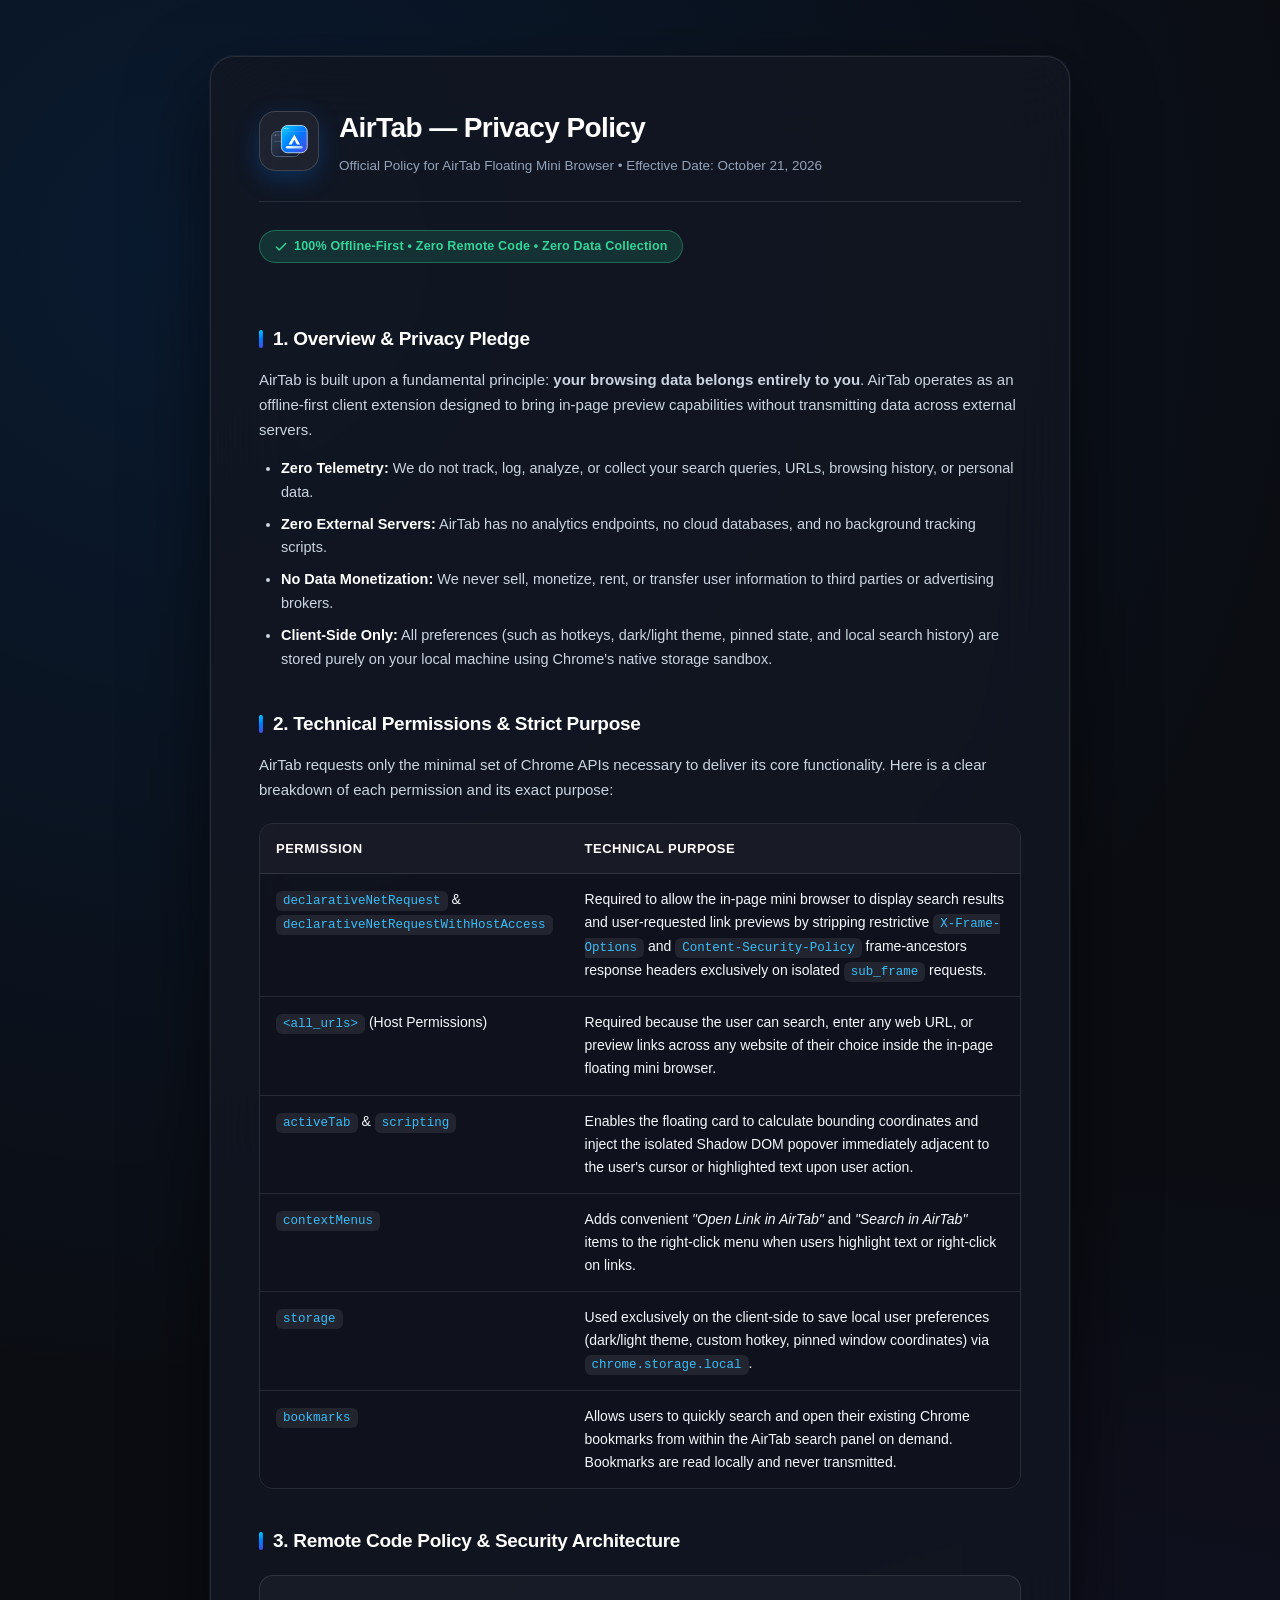
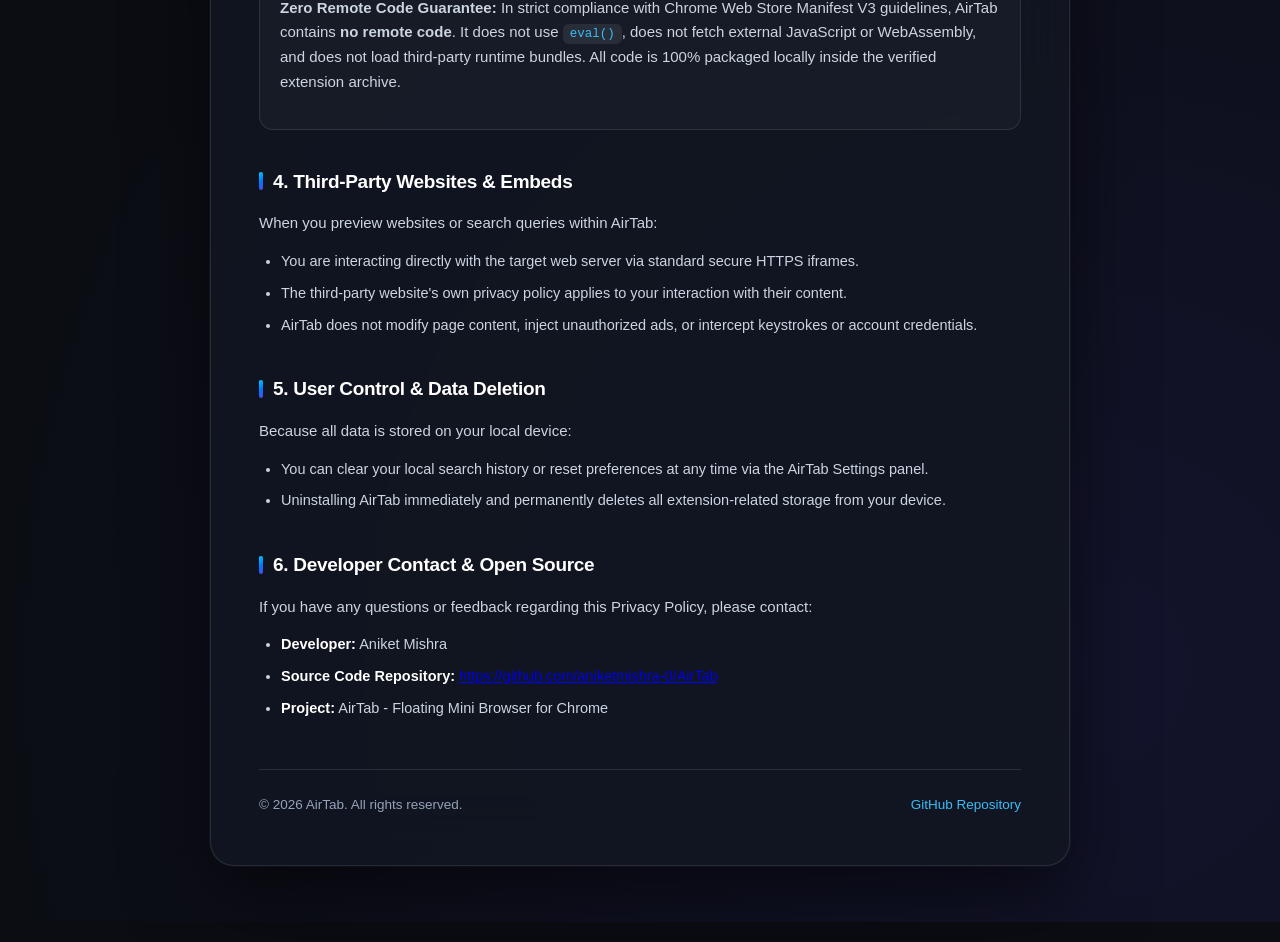
<file: index.html>
<!DOCTYPE html>
<html lang="en">
<head>
  <meta charset="UTF-8" />
  <meta name="viewport" content="width=device-width, initial-scale=1.0" />
  <title>Privacy Policy - AirTab Floating Mini Browser</title>
  <style>
    :root {
      --bg: #0b0d13;
      --card-bg: rgba(18, 22, 34, 0.88);
      --text-main: #f5f7fc;
      --text-secondary: #94a3b8;
      --border: rgba(255, 255, 255, 0.1);
      --accent: #007aff;
      --accent-gradient: linear-gradient(135deg, #00d2ff, #007aff, #4f46e5);
      --green-badge: rgba(52, 211, 153, 0.15);
      --green-text: #34d399;
      --green-border: rgba(52, 211, 153, 0.35);
    }
    * {
      box-sizing: border-box;
      margin: 0;
      padding: 0;
    }
    body {
      background: var(--bg);
      background-image: 
        radial-gradient(circle at 15% 10%, rgba(0, 122, 255, 0.12) 0%, transparent 45%),
        radial-gradient(circle at 85% 90%, rgba(79, 70, 229, 0.12) 0%, transparent 45%);
      color: var(--text-main);
      font-family: -apple-system, BlinkMacSystemFont, "SF Pro Display", "SF Pro Text", "Segoe UI", Roboto, Helvetica, sans-serif;
      line-height: 1.65;
      padding: 56px 20px;
      display: flex;
      justify-content: center;
      -webkit-font-smoothing: antialiased;
    }
    .wrapper {
      max-width: 860px;
      width: 100%;
      background: var(--card-bg);
      backdrop-filter: blur(40px);
      -webkit-backdrop-filter: blur(40px);
      border: 1px solid var(--border);
      border-radius: 24px;
      padding: 48px;
      box-shadow: 0 32px 80px rgba(0, 0, 0, 0.55), 0 0 0 1px rgba(255, 255, 255, 0.05);
    }
    .brand-header {
      display: flex;
      align-items: center;
      gap: 20px;
      margin-bottom: 28px;
      padding-bottom: 24px;
      border-bottom: 1px solid var(--border);
    }
    .logo-container {
      width: 60px;
      height: 60px;
      border-radius: 16px;
      background: rgba(255, 255, 255, 0.06);
      display: flex;
      align-items: center;
      justify-content: center;
      border: 1px solid rgba(255, 255, 255, 0.15);
      box-shadow: 0 8px 24px rgba(0, 122, 255, 0.25);
      flex-shrink: 0;
    }
    .logo-container svg {
      width: 44px;
      height: 44px;
    }
    .title-area h1 {
      font-size: 28px;
      font-weight: 750;
      letter-spacing: -0.6px;
      color: #ffffff;
    }
    .title-area .sub {
      font-size: 13.5px;
      color: var(--text-secondary);
      margin-top: 4px;
    }
    .pill-badge {
      display: inline-flex;
      align-items: center;
      gap: 6px;
      background: var(--green-badge);
      color: var(--green-text);
      border: 1px solid var(--green-border);
      padding: 5px 14px;
      border-radius: 20px;
      font-size: 12.5px;
      font-weight: 600;
      margin-bottom: 24px;
      letter-spacing: 0.2px;
    }
    h2 {
      font-size: 19px;
      font-weight: 650;
      margin: 36px 0 14px;
      color: #ffffff;
      display: flex;
      align-items: center;
      gap: 10px;
      letter-spacing: -0.3px;
    }
    h2::before {
      content: "";
      display: inline-block;
      width: 4px;
      height: 18px;
      background: var(--accent-gradient);
      border-radius: 2px;
    }
    p {
      font-size: 15px;
      color: #cbd5e1;
      margin-bottom: 14px;
    }
    ul {
      padding-left: 22px;
      margin-bottom: 16px;
    }
    li {
      font-size: 14.5px;
      color: #cbd5e1;
      margin-bottom: 8px;
    }
    li strong {
      color: #ffffff;
    }
    .table-container {
      overflow-x: auto;
      margin: 20px 0 28px;
      border-radius: 14px;
      border: 1px solid var(--border);
    }
    table {
      width: 100%;
      border-collapse: collapse;
      font-size: 14px;
      background: rgba(15, 18, 28, 0.6);
    }
    th, td {
      padding: 14px 16px;
      text-align: left;
      vertical-align: top;
      border-bottom: 1px solid var(--border);
    }
    th {
      background: rgba(255, 255, 255, 0.04);
      color: #ffffff;
      font-weight: 650;
      font-size: 13px;
      text-transform: uppercase;
      letter-spacing: 0.5px;
    }
    tr:last-child td {
      border-bottom: none;
    }
    code {
      background: rgba(255, 255, 255, 0.08);
      padding: 3px 7px;
      border-radius: 6px;
      font-size: 12.5px;
      color: #38bdf8;
      font-family: ui-monospace, SFMono-Regular, Menlo, Monaco, Consolas, monospace;
    }
    .card-box {
      background: rgba(255, 255, 255, 0.03);
      border: 1px solid var(--border);
      border-radius: 14px;
      padding: 20px;
      margin: 18px 0;
    }
    .footer {
      margin-top: 48px;
      padding-top: 24px;
      border-top: 1px solid var(--border);
      font-size: 13.5px;
      color: var(--text-secondary);
      display: flex;
      justify-content: space-between;
      align-items: center;
      flex-wrap: wrap;
      gap: 12px;
    }
    .footer a {
      color: #38bdf8;
      text-decoration: none;
      transition: color 0.2s;
    }
    .footer a:hover {
      text-decoration: underline;
    }
    @media (max-width: 600px) {
      .wrapper {
        padding: 26px 20px;
      }
      .brand-header {
        flex-direction: column;
        align-items: flex-start;
      }
    }
  </style>
</head>
<body>
  <div class="wrapper">
    <header class="brand-header">
      <div class="logo-container">
        <svg viewBox="6 10 116 106">
          <defs>
            <linearGradient id="backGrad" x1="0%" y1="0%" x2="100%" y2="100%">
              <stop offset="0%" stop-color="#334155"/>
              <stop offset="100%" stop-color="#0f172a"/>
            </linearGradient>
            <linearGradient id="frontGrad" x1="0%" y1="0%" x2="100%" y2="100%">
              <stop offset="0%" stop-color="#00d2ff"/>
              <stop offset="50%" stop-color="#007aff"/>
              <stop offset="100%" stop-color="#4f46e5"/>
            </linearGradient>
            <linearGradient id="accGrad" x1="0%" y1="0%" x2="100%" y2="0%">
              <stop offset="0%" stop-color="#ffffff"/>
              <stop offset="100%" stop-color="#93c5fd"/>
            </linearGradient>
          </defs>
          <g>
            <rect x="18" y="38" width="74" height="66" rx="14" fill="url(#backGrad)" stroke="#64748b" stroke-width="2"/>
            <circle cx="28" cy="48" r="2.5" fill="#64748b"/>
            <circle cx="36" cy="48" r="2.5" fill="#475569"/>
            <line x1="26" y1="64" x2="48" y2="64" stroke="#475569" stroke-width="2.5" stroke-linecap="round"/>
            <rect x="44" y="22" width="68" height="72" rx="16" fill="url(#frontGrad)" stroke="#e0f2fe" stroke-width="2"/>
            <path d="M 44 38 L 112 38" stroke="#93c5fd" stroke-width="1.5" stroke-opacity="0.4"/>
            <circle cx="54" cy="30" r="2" fill="#ffffff" opacity="0.9"/>
            <circle cx="61" cy="30" r="2" fill="#ffffff" opacity="0.6"/>
            <path d="M 78 46 L 93 72 L 85 72 L 78 59 L 71 72 L 63 72 Z" fill="#ffffff"/>
            <rect x="56" y="76" width="44" height="7" rx="3.5" fill="url(#accGrad)"/>
          </g>
        </svg>
      </div>
      <div class="title-area">
        <h1>AirTab — Privacy Policy</h1>
        <div class="sub">Official Policy for AirTab Floating Mini Browser • Effective Date: October 21, 2026</div>
      </div>
    </header>

    <div class="pill-badge">
      <svg width="14" height="14" viewBox="0 0 24 24" fill="none" stroke="currentColor" stroke-width="2.5" stroke-linecap="round" stroke-linejoin="round"><path d="M20 6L9 17l-5-5"/></svg>
      100% Offline-First • Zero Remote Code • Zero Data Collection
    </div>

    <h2>1. Overview &amp; Privacy Pledge</h2>
    <p>AirTab is built upon a fundamental principle: <strong>your browsing data belongs entirely to you</strong>. AirTab operates as an offline-first client extension designed to bring in-page preview capabilities without transmitting data across external servers.</p>
    <ul>
      <li><strong>Zero Telemetry:</strong> We do not track, log, analyze, or collect your search queries, URLs, browsing history, or personal data.</li>
      <li><strong>Zero External Servers:</strong> AirTab has no analytics endpoints, no cloud databases, and no background tracking scripts.</li>
      <li><strong>No Data Monetization:</strong> We never sell, monetize, rent, or transfer user information to third parties or advertising brokers.</li>
      <li><strong>Client-Side Only:</strong> All preferences (such as hotkeys, dark/light theme, pinned state, and local search history) are stored purely on your local machine using Chrome's native storage sandbox.</li>
    </ul>

    <h2>2. Technical Permissions &amp; Strict Purpose</h2>
    <p>AirTab requests only the minimal set of Chrome APIs necessary to deliver its core functionality. Here is a clear breakdown of each permission and its exact purpose:</p>

    <div class="table-container">
      <table>
        <thead>
          <tr>
            <th style="width: 32%;">Permission</th>
            <th>Technical Purpose</th>
          </tr>
        </thead>
        <tbody>
          <tr>
            <td><code>declarativeNetRequest</code> &amp; <code>declarativeNetRequestWithHostAccess</code></td>
            <td>Required to allow the in-page mini browser to display search results and user-requested link previews by stripping restrictive <code>X-Frame-Options</code> and <code>Content-Security-Policy</code> frame-ancestors response headers exclusively on isolated <code>sub_frame</code> requests.</td>
          </tr>
          <tr>
            <td><code>&lt;all_urls&gt;</code> (Host Permissions)</td>
            <td>Required because the user can search, enter any web URL, or preview links across any website of their choice inside the in-page floating mini browser.</td>
          </tr>
          <tr>
            <td><code>activeTab</code> &amp; <code>scripting</code></td>
            <td>Enables the floating card to calculate bounding coordinates and inject the isolated Shadow DOM popover immediately adjacent to the user's cursor or highlighted text upon user action.</td>
          </tr>
          <tr>
            <td><code>contextMenus</code></td>
            <td>Adds convenient <em>"Open Link in AirTab"</em> and <em>"Search in AirTab"</em> items to the right-click menu when users highlight text or right-click on links.</td>
          </tr>
          <tr>
            <td><code>storage</code></td>
            <td>Used exclusively on the client-side to save local user preferences (dark/light theme, custom hotkey, pinned window coordinates) via <code>chrome.storage.local</code>.</td>
          </tr>
          <tr>
            <td><code>bookmarks</code></td>
            <td>Allows users to quickly search and open their existing Chrome bookmarks from within the AirTab search panel on demand. Bookmarks are read locally and never transmitted.</td>
          </tr>
        </tbody>
      </table>
    </div>

    <h2>3. Remote Code Policy &amp; Security Architecture</h2>
    <div class="card-box">
      <p><strong>Zero Remote Code Guarantee:</strong> In strict compliance with Chrome Web Store Manifest V3 guidelines, AirTab contains <strong>no remote code</strong>. It does not use <code>eval()</code>, does not fetch external JavaScript or WebAssembly, and does not load third-party runtime bundles. All code is 100% packaged locally inside the verified extension archive.</p>
    </div>

    <h2>4. Third-Party Websites &amp; Embeds</h2>
    <p>When you preview websites or search queries within AirTab:</p>
    <ul>
      <li>You are interacting directly with the target web server via standard secure HTTPS iframes.</li>
      <li>The third-party website's own privacy policy applies to your interaction with their content.</li>
      <li>AirTab does not modify page content, inject unauthorized ads, or intercept keystrokes or account credentials.</li>
    </ul>

    <h2>5. User Control &amp; Data Deletion</h2>
    <p>Because all data is stored on your local device:</p>
    <ul>
      <li>You can clear your local search history or reset preferences at any time via the AirTab Settings panel.</li>
      <li>Uninstalling AirTab immediately and permanently deletes all extension-related storage from your device.</li>
    </ul>

    <h2>6. Developer Contact &amp; Open Source</h2>
    <p>If you have any questions or feedback regarding this Privacy Policy, please contact:</p>
    <ul>
      <li><strong>Developer:</strong> Aniket Mishra</li>
      <li><strong>Source Code Repository:</strong> <a href="https://github.com/aniketmishra-0/AirTab" target="_blank" rel="noopener noreferrer">https://github.com/aniketmishra-0/AirTab</a></li>
      <li><strong>Project:</strong> AirTab - Floating Mini Browser for Chrome</li>
    </ul>

    <footer class="footer">
      <div>&copy; 2026 AirTab. All rights reserved.</div>
      <div><a href="https://github.com/aniketmishra-0/AirTab" target="_blank" rel="noopener noreferrer">GitHub Repository</a></div>
    </footer>
  </div>
</body>
</html>
</file>
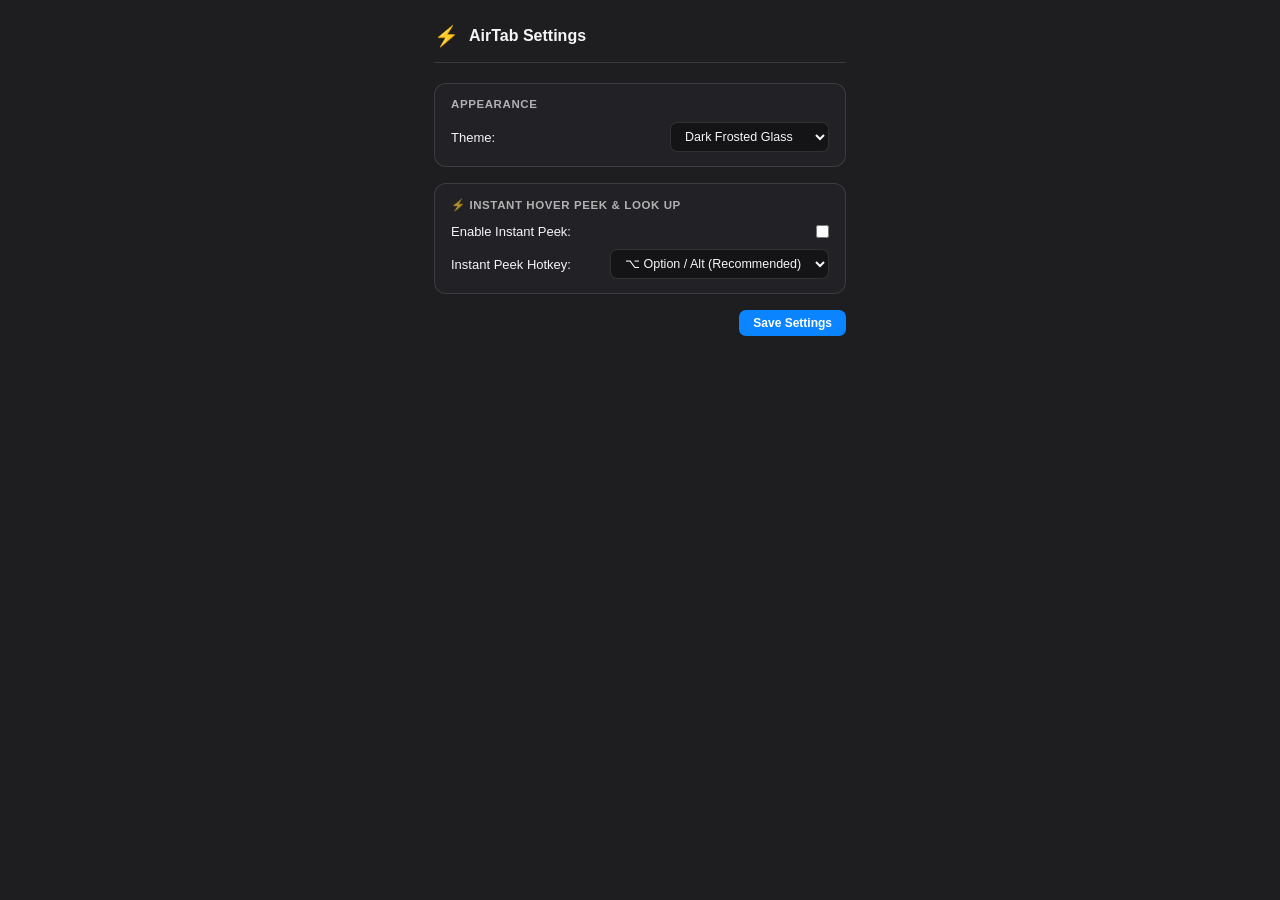
<file: options.html>
<!DOCTYPE html>
<html lang="en">
<head>
  <meta charset="UTF-8">
  <title>AirTab Settings</title>
  <style>
    :root {
      --bg: #1e1e20;
      --card-bg: rgba(36, 36, 40, 0.85);
      --border: rgba(255, 255, 255, 0.12);
      --text: #f5f5f7;
      --text-muted: rgba(255, 255, 255, 0.65);
      --accent: #0a84ff;
      --accent-hover: #0071e3;
      --surface: rgba(255, 255, 255, 0.06);
    }
    * { box-sizing: border-box; margin: 0; padding: 0; }
    body {
      font-family: -apple-system, BlinkMacSystemFont, "SF Pro Text", "Segoe UI", Roboto, Helvetica, Arial, sans-serif;
      background: var(--bg);
      color: var(--text);
      padding: 24px;
      width: 460px;
      margin: 0 auto;
      -webkit-font-smoothing: antialiased;
    }
    .header {
      display: flex;
      align-items: center;
      gap: 10px;
      margin-bottom: 20px;
      padding-bottom: 14px;
      border-bottom: 1px solid var(--border);
    }
    .header h1 {
      font-size: 16px;
      font-weight: 600;
    }
    .section {
      background: var(--card-bg);
      border: 1px solid var(--border);
      border-radius: 12px;
      padding: 14px 16px;
      margin-bottom: 16px;
    }
    .section-title {
      font-size: 11.5px;
      font-weight: 650;
      text-transform: uppercase;
      letter-spacing: 0.6px;
      color: var(--text-muted);
      margin-bottom: 12px;
    }
    .row {
      display: flex;
      align-items: center;
      justify-content: space-between;
      margin-bottom: 10px;
      font-size: 13px;
    }
    .row:last-child { margin-bottom: 0; }
    input[type="text"], select {
      background: rgba(0, 0, 0, 0.4);
      border: 1px solid var(--border);
      border-radius: 7px;
      padding: 6px 10px;
      color: var(--text);
      font-size: 12.5px;
      outline: none;
    }
    input[type="text"]:focus, select:focus {
      border-color: var(--accent);
    }
    .engine-list {
      display: flex;
      flex-direction: column;
      gap: 6px;
      margin-bottom: 12px;
      max-height: 180px;
      overflow-y: auto;
    }
    .engine-item {
      display: flex;
      align-items: center;
      justify-content: space-between;
      background: var(--surface);
      padding: 6px 10px;
      border-radius: 6px;
      font-size: 12.5px;
    }
    .btn {
      background: var(--accent);
      color: #fff;
      border: none;
      border-radius: 7px;
      padding: 6px 14px;
      font-size: 12px;
      font-weight: 550;
      cursor: pointer;
    }
    .btn:hover { background: var(--accent-hover); }
    .btn-secondary {
      background: var(--surface);
      border: 1px solid var(--border);
      color: var(--text);
    }
    .btn-secondary:hover { background: rgba(255, 255, 255, 0.12); }
    .status-toast {
      font-size: 12px;
      color: #30d158;
      text-align: center;
      margin-top: 10px;
      min-height: 16px;
    }
  </style>
</head>
<body>
  <div class="header">
    <span style="font-size: 20px;">⚡</span>
    <h1>AirTab Settings</h1>
  </div>

  <!-- Appearance -->
  <div class="section">
    <div class="section-title">Appearance</div>
    <div class="row">
      <span>Theme:</span>
      <select id="theme">
        <option value="dark">Dark Frosted Glass</option>
        <option value="light">Light Frosted Glass</option>
        <option value="auto">Auto (Match System)</option>
      </select>
    </div>
  </div>

  <!-- Link Peek (Arc Style) -->
  <div class="section">
    <div class="section-title">⚡ Instant Hover Peek & Look Up</div>
    <div class="row">
      <span>Enable Instant Peek:</span>
      <input type="checkbox" id="linkPeekEnabled" />
    </div>
    <div class="row" style="margin-top: 10px;">
      <span>Instant Peek Hotkey:</span>
      <select id="peekHotkey">
        <option value="Alt">⌥ Option / Alt (Recommended)</option>
        <option value="Shift">⇧ Shift</option>
        <option value="Control">⌃ Control / Command</option>
        <option value="Space">␣ Spacebar</option>
      </select>
    </div>
  </div>

  <div style="display: flex; justify-content: flex-end; gap: 8px;">
    <button class="btn" id="saveBtn">Save Settings</button>
  </div>
  <div class="status-toast" id="statusToast"></div>

  <script src="options.js"></script>
</body>
</html>
</file>
